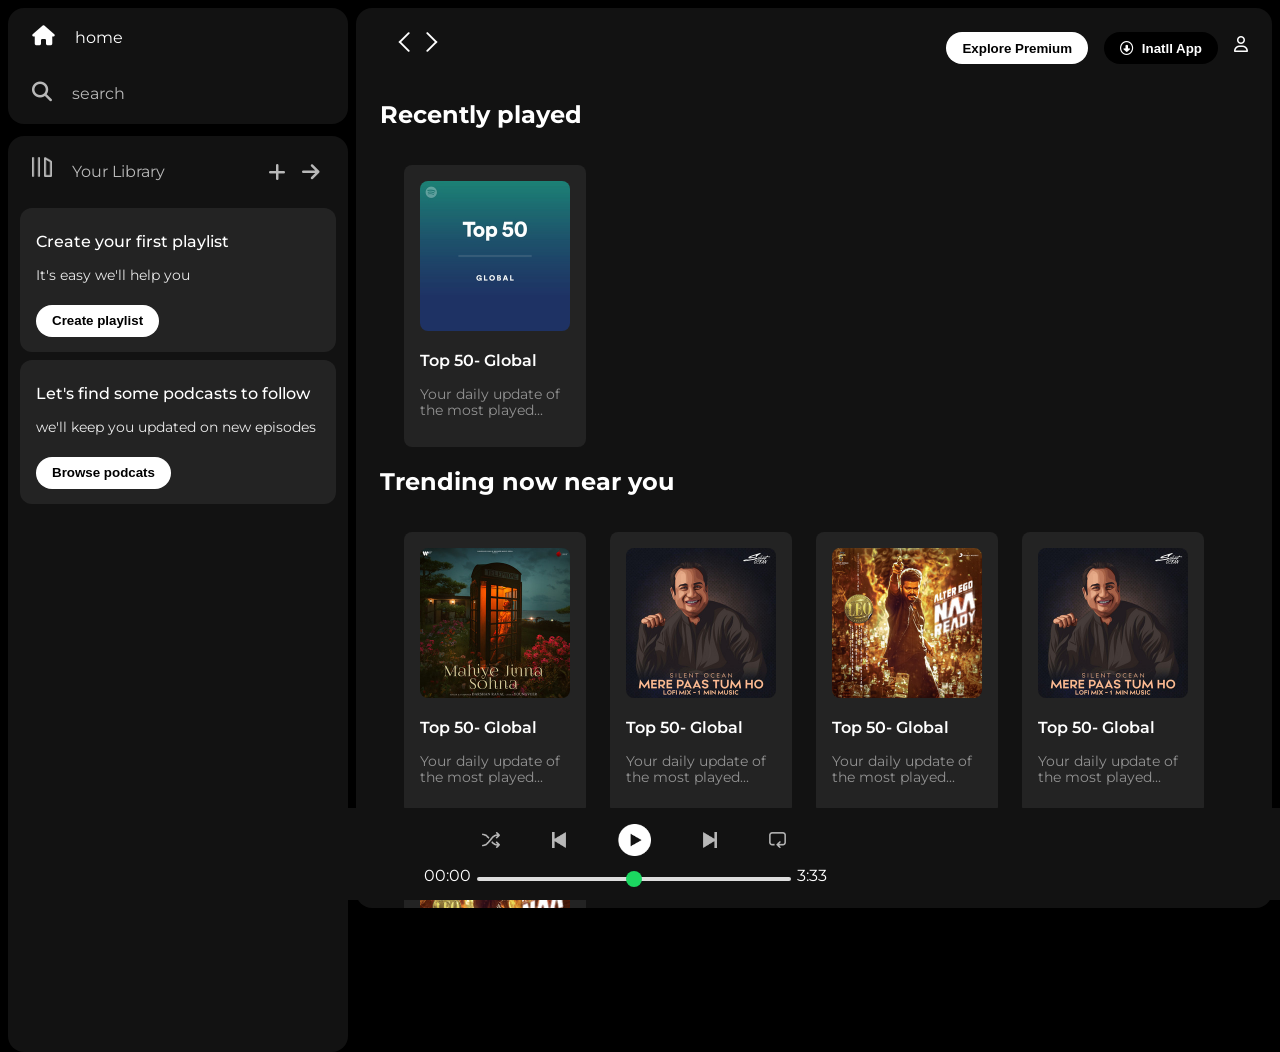
<file: index.html>
<!DOCTYPE html>
<html lang="en">
<head>
    <meta charset="UTF-8">
    <meta name="viewport" content="width=device-width, initial-scale=1.0">
   <link rel="stylesheet" href="https://cdnjs.cloudflare.com/ajax/libs/font-awesome/6.7.2/css/all.min.css" integrity="sha512-Evv84Mr4kqVGRNSgIGL/F/aIDqQb7xQ2vcrdIwxfjThSH8CSR7PBEakCr51Ck+w+/U6swU2Im1vVX0SVk9ABhg==" crossorigin="anonymous" referrerpolicy="no-referrer" />
    <link rel="icon" href="logo.png" >
    <link rel="stylesheet" href="style.css">
   <title>Spotify - Web Player: Music for everyone</title>
   <link rel="preconnect" href="https://fonts.googleapis.com">
<link rel="preconnect" href="https://fonts.gstatic.com" crossorigin>
<link href="https://fonts.googleapis.com/css2?family=Montserrat:ital,wght@0,100..900;1,100..900&display=swap" rel="stylesheet">
</head>
<body>
 <div class="main">
    <div class="sidebar">
        <div class="nav">
            <div class="nav-option" style="opacity:1;">
                <i class="fa-solid fa-house"></i>
                <a href="#">home</a>
            </div>
           <div class="nav-option">
                <i class="fa-solid fa-magnifying-glass"></i>
                <a href="#">search</a>
            </div>
        </div>
        <div class="library">
            <div class="options">
                <div class="lib-option nav-option" ">
                <img src="library_icon.png">
                <a href="#">Your Library</a>
                </div>
                <div class="icons">
                 <i class="fa-solid fa-plus"></i>
               <i class="fa-solid fa-arrow-right"></i>
            </div>
         </div>
    
            <div class="lib-box">
                <div class="box">
                    <p class="box-p1">Create your first playlist</p>
                    <p class="box-p2">It's easy we'll help you </p>
                    <button class="badge"> Create playlist</button>
                </div>
                 <div class="box">
                    <p class="box-p1">Let's find some podcasts to follow</p>
                    <p class="box-p2">we'll keep you updated on new episodes </p>
                    <button class="badge">Browse podcats </button>
                </div>
            </div>
        </div>
    </div>
    <div class="main-content">
        <div class="sticky-nav">
          <div class="sticky-nav-icons">
            <img src="backward_icon.png">
            <img src="forward_icon.png" class="hide">
        </div>  
        <div class="sticky-nav-options">
            <button class="badge nav-item hide"> Explore Premium</button>
            <button class="badge nav-item dark-badge"><i class="fa-regular fa-circle-down" style="margin-right: 5px;"></i> Inatll App</button>
            <i class="fa-regular fa-user"></i>
        </div>

    </div>

        <h2>Recently played</h2>
        <div class="cards-containor">
            <div class="card">
                 <img src="card1img.jpeg" class="card-img">
                 <p class="card-title">Top 50- Global</p>
                 <p class="card-info">Your daily update of the most played...</p>
            </div>
         </div> 

        <h2>Trending now near you</h2>
        <div class="cards-containor">
            <div class="card">
                 <img src="card2img.jpeg" class="card-img">
                 <p class="card-title">Top 50- Global</p>
                 <p class="card-info">Your daily update of the most played...</p>
            </div>
         
            <div class="card">
                 <img src="card3img.jpeg" class="card-img">
                 <p class="card-title">Top 50- Global</p>
                 <p class="card-info">Your daily update of the most played...</p>
            </div>
            <div class="card">
                 <img src="card4img.jpeg" class="card-img">
                 <p class="card-title">Top 50- Global</p>
                 <p class="card-info">Your daily update of the most played...</p>
            </div>
            <div class="card">
                 <img src="card3img.jpeg" class="card-img">
                 <p class="card-title">Top 50- Global</p>
                 <p class="card-info">Your daily update of the most played...</p>
            </div>
            <div class="card">
                 <img src="card4img.jpeg" class="card-img">
                 <p class="card-title">Top 50- Global</p>
                 <p class="card-info">Your daily update of the most played...</p>
            </div>
       </div> 
         
        <h2>Featured Charts</h2>
        <div class="cards-containor">
            <div class="card">
                 <img src="card5img.jpeg" class="card-img">
                 <p class="card-title">Top 50- Global</p>
                 <p class="card-info">Your daily update of the most played...</p>
            </div>
             <div class="card">
                 <img src="card6img.jpeg" class="card-img">
                 <p class="card-title">Top songs-India</p>
                 <p class="card-info">Your daily update of the most played...</p>
            </div>
             <div class="card">
                 <img src="card1img.jpeg" class="card-img">
                 <p class="card-title">Top 50- Global</p>
                 <p class="card-info">Your daily update of the most played...</p>
            </div>
         </div>  
         <div class="footer">
            <div class="line"></div>
         </div>
    </div>
    <div class="music-player">
        <div class="album"></div>
        <div class="player">
            <div class="player-controls">
                <img src="player_icon1.png" class="player-control-icon">
                <img src="player_icon2.png" class="player-control-icon">
                <img src="player_icon3.png" class="player-control-icon" style="opacity: 1; height: 2rem;">
                <img src="player_icon4.png" class="player-control-icon">
                <img src="player_icon5.png" class="player-control-icon">
            </div>
            <div class="progress-bar">
                <span class="curr-time">00:00</span>
                <input type="range" min="0" max="100" class="progress-bar" step="1" >
                <span class="total-time">3:33</span>
            </div>
        </div>
    
        <div class="controls"></div>
        </div>
 </div>   
</body>
</html>
</file>
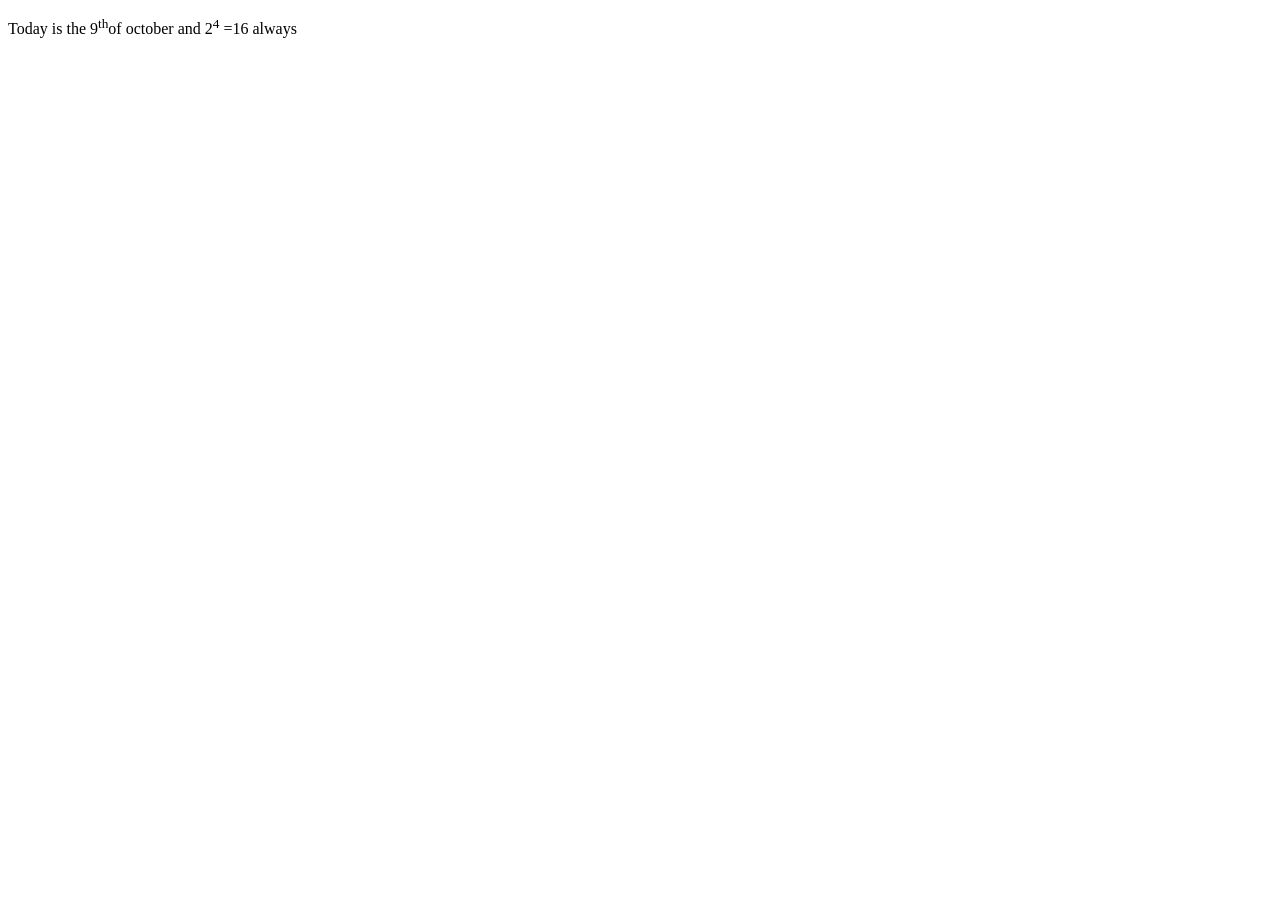
<file: code/emmetcode.html>
<!DOCTYPE html>
<html lang="en">
<head>
    <meta charset="UTF-8">
    <meta name="viewport" content="width=device-width, initial-scale=1.0">
    <title>Document</title>
</head>
<body>
    <p>Today is the 9<sup>th</sup>of october and 2<sup>4</sup>
    =16 always</p>
    
</body>
</html>
</file>
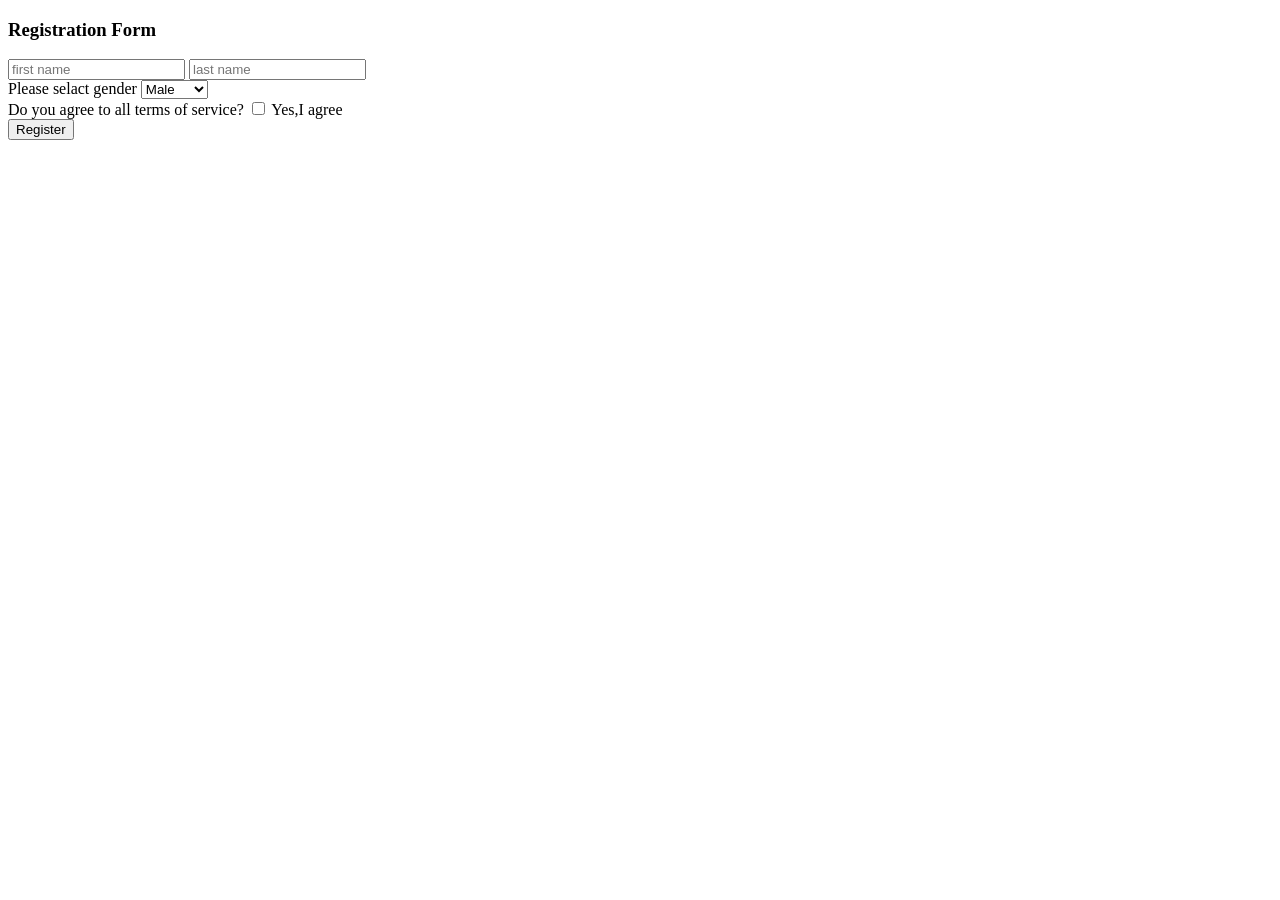
<file: code/level3(1).html>
<!DOCTYPE html>
<html lang="en">
<head>
    <meta charset="UTF-8">
    <meta name="viewport" content="width=device-width, initial-scale=1.0">
    <title>Document</title>
</head>
<body>
    <h3>Registration Form</h3>
    <form action="/action">
        <div>
            <input type="text" placeholder="first name" name="fname" required>
            <input type="text" placeholder="last name" name="fname" required>
        </div>
        <div>
            <label for="gender">Please selact gender</label>
            <select name="gender" id="gender">
                <option value="M">Male</option>
                <option value="F">Female</option>
                <option value="O">Other</option>
            </select>
        </div>
        <div>
          Do you agree to all terms of service?  
            <input type="checkbox" name="terms" id="terms" required>
            <label for="terms">Yes,I agree</label>
        </div>
        <button>Register</button>
    </form>
    
</body>
</html>
</file>
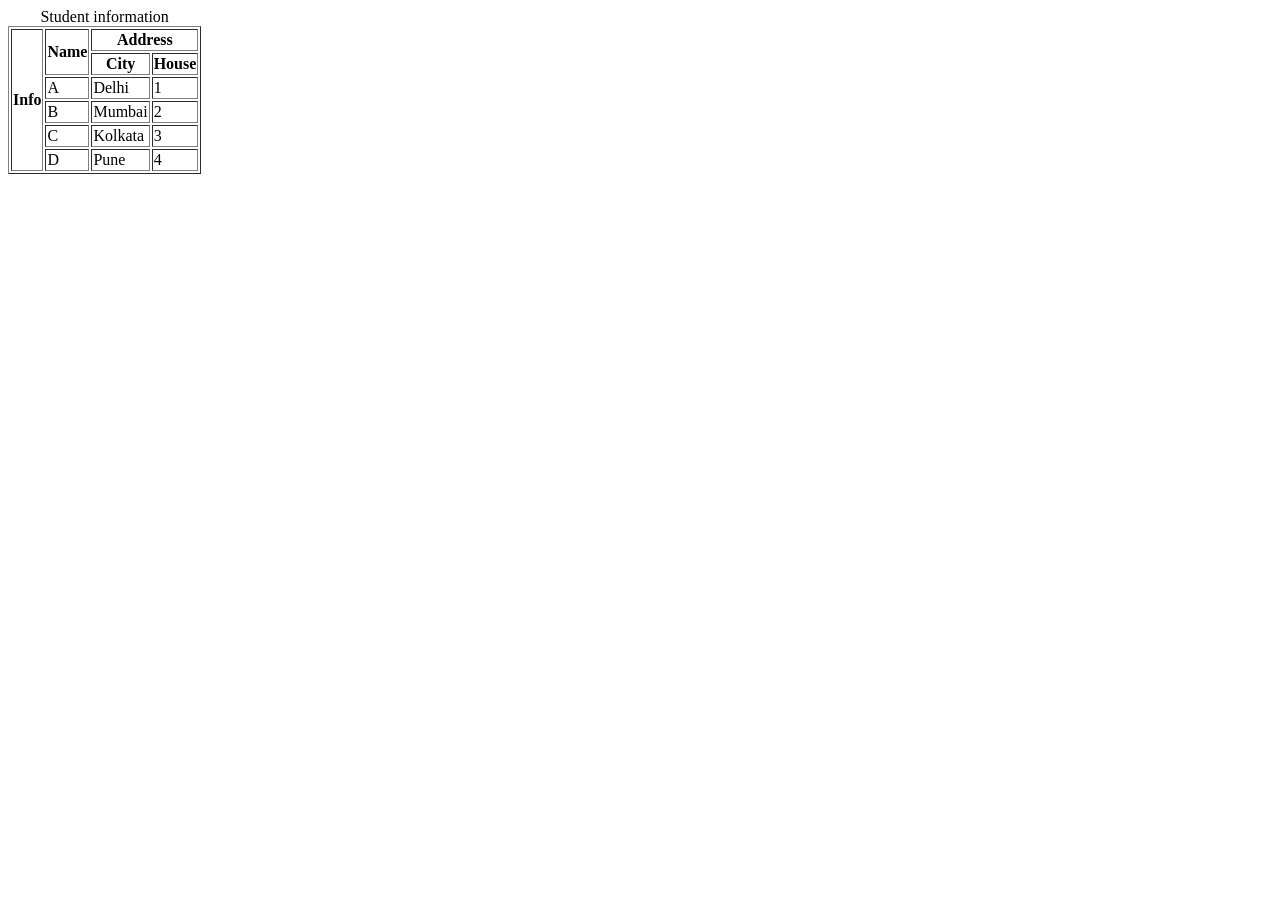
<file: code/level3(2).html>
<!DOCTYPE html>
<html lang="en">
<head>
    <meta charset="UTF-8">
    <meta name="viewport" content="width=device-width, initial-scale=1.0">
    <title>Practice Questions 1</title>
</head>
<body>
    <table border="black">
        <caption>
            Student information
        </caption>
        <tr>
            <th rowspan="6">Info</th>
            <th rowspan="2">Name</th>
            <th colspan="2">Address</th>
        </tr>
        <tr>
        <th>City</th>
        <th>House</th>
        </tr>
        <tr>
            <td>A</td>
            <td>Delhi</td>
            <td>1</td>
            </tr>
            <tr>
                <td>B</td>
                <td>Mumbai</td>
                <td>2</td>
            </tr>
            <tr>
                <td>C</td>
                <td>Kolkata</td>
                <td>3</td>
            </tr>
            <tr>
                <td>D</td>
                <td>Pune</td>
                <td>4</td>
            </tr>
    </table>
    
</body>
</html>
</file>
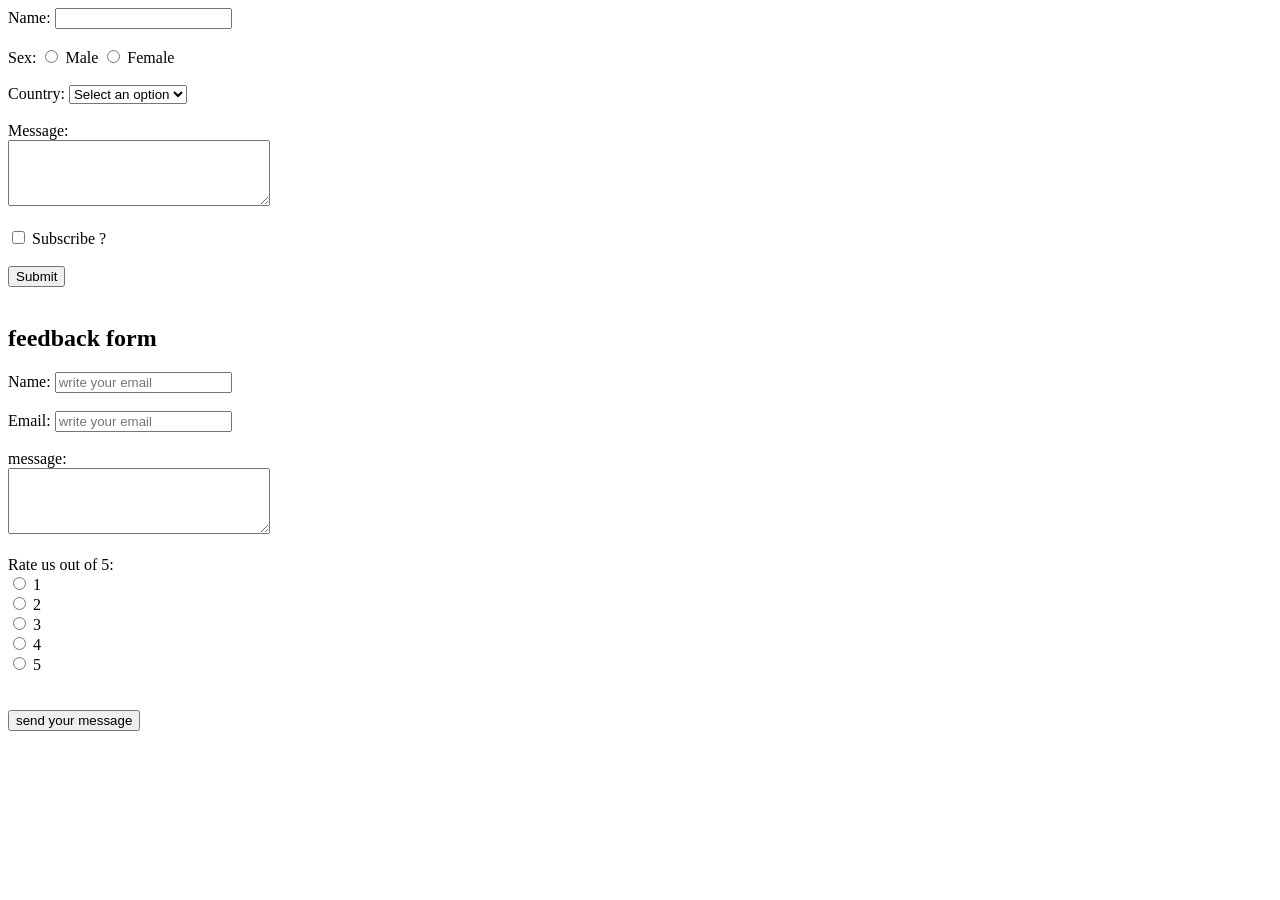
<file: code/level3(3).html>
<!DOCTYPE html>
<html lang="en">
<head>
    <meta charset="UTF-8">
    <meta name="viewport" content="width=device-width, initial-scale=1.0">
    <title>Practice question 2</title>
</head>
<body>
    <form action="/action">
        <label for="name">Name:</label>
        <input type="text" id="name" name="name" required>
        <br/><br/>

        <label for="sex">Sex:</label>
        <input type="radio" id="Male" name="sex" value="male"/>
        <label for="male">Male</label>
        <input type="radio" name="sex" id="female" value="female"/> 
        <label for="female">Female</label>
        <br/><br/>
        <label for="country">Country:</label>
        <select name="country" id="country">
            <option>Select an option</option>
            <option value="india">India</option>
            <option value="usa">USA</option>
            <option value="nepal">Nepal</option>
            <option value="canada">Canada</option>
    </select>
    <br/><br/>
        <label for="message">Message:</label><br/>
        <textarea name="message" id="message" cols="30" rows="4" ></textarea>
        <br/><br/>

        <input type="checkbox" id="newsletter" name="newsletter" required>
        <label for="newsletter">Subscribe ?</label>
        <br/><br/>
        <button>Submit</button>

      </form>
      &nbsp;
      &nbsp;
      &nbsp;
      &nbsp;
       

     <h2>feedback form</h2>
     <form action="/contact">
        <label for="name">Name: </label>
        <input type="text" id="name" name="name" placeholder="write your email" required>
    <br/><br/>
    <label for="email">Email: </label>
     <input type="email" id="email" name="email" placeholder="write your email"/>
    <br/><br/>
    <label for="message">message: </label><br/>
    <textarea name="message" id="message" cols="30" rows="4"></textarea>
    <br/><br/>
    <label for="rating">Rate us out of 5: </label>
    <br/>
    <input type="radio" id="one" name="rating" velue ="one"  />
    <label for="one">1</label>
    <br/>
    <input type="radio" id="two" name="rating" value="two"  />
    <label for="two">2</label>
    <br/>
    <input type="radio" id="three" name="rating" value="three"  />
    <label for="three">3</label>
    <br/>
    <input type="radio" id="four" name="rating" value="four"  />
    <label for="four">4</label>
    <br/>
    <input type="radio" id="five" name="rating" value="five"  />
    <label for="five">5</label><br/>
    <br/><br/>

    <button>send your message</button>


    </form>

    
</body>
</html>
</file>
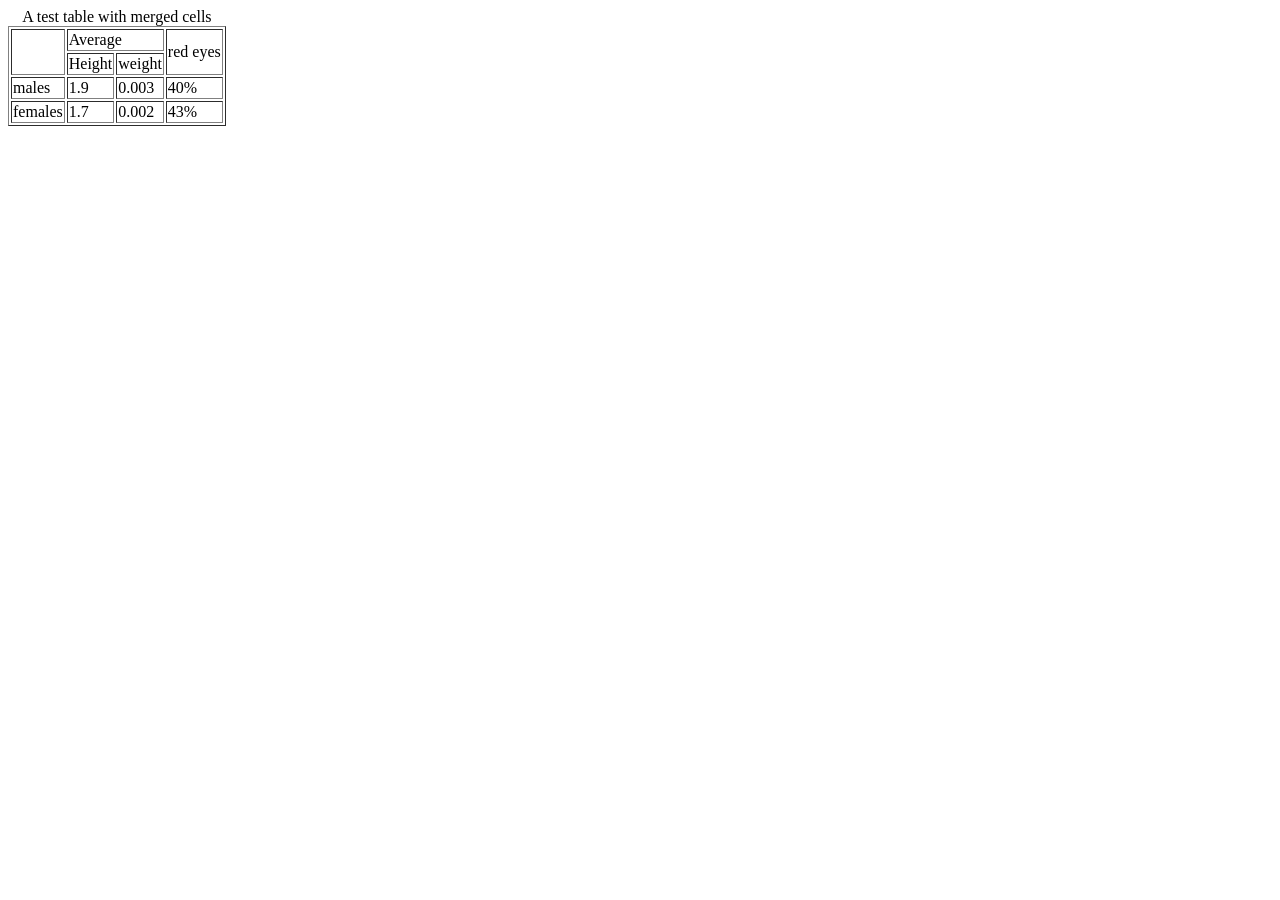
<file: code/newthings.html>
<!DOCTYPE html>
<html lang="en">
<head>
    <meta charset="UTF-8">
    <meta name="viewport" content="width=device-width, initial-scale=1.0">
    <title>HTML level 3</title>
</head>
<body>
    <table border="black">
        <caption>A test table with merged cells</caption>
        <tr>
            <td rowspan="2">   </td>
            <td colspan="2">Average</td>
            <td rowspan="2">red eyes</td>
        </tr>
        <tr>
            <td>Height</td>
            <td>weight</td>
        </tr>
        <tr>
            <td>males</td>
            <td>1.9</td>
            <td>0.003</td>
            <td>40%</td>
        </tr>
        <tr>
            <td>females</td>
            <td>1.7</td>
            <td>0.002</td>
            <td>43%</td>
        </tr>
    </table>
</body>
</html>
</file>
<file: style.css>
body{
    font-family: 'Montserrat', sans-serif;
    margin: 0%;
    background-color: black;
    color: white;
    overflow: hidden;
}

.main{
    display: flex;
    height: 100vh;
    padding: 0.5rem;
}

.sidebar {
    background-color: rgb(244, 87, 25);
    width: 340px;
    border-radius: 1rem;
    background-color: black;
    margin-right: 0.5rem;
}

.main-content {
    background-color: #121212; ;
    flex: 1;
    border-radius: 1rem;
    overflow: auto;
    padding:0 1.5rem 0 1.5rem; 
}

.music-player {
    background-color: black;
    position: fixed;
    bottom: 0px;
    width: 100%;
    height: 72px;
}

a {
    text-decoration: none;
    color: white;
}

.nav {
    background-color: #121212;
    border-radius: 1rem;
    display: flex;
    flex-direction: column;
    justify-content: center;
    height: 100px;
    padding: 0.5rem 0.75rem;
}

.nav-option{
   line-height: 2.5rem;
   opacity: 0.7;
   padding : 0.5rem 0.75rem;
}

.nav-option:hover {
    opacity: 1;
   }

.nav-option i {
    font-size: 1.25rem ;
}

.nav-option a{
    font-size: 1rem;
    margin-left: 1rem;
}

.library {
    background-color: #121212;
   border-radius: 1rem;
   height: 100%;
   margin-top: 0.75rem;
   padding : 0.5rem 0.75rem;
   
}

.options {
    display: flex;
   justify-content: space-between;
    align-items: center;

}

.lib-option img {
    width: 1.25rem;
    height: 1.25rem;
}

.icons {
    font-size: 1.25rem;
    display: flex;
    
}

.icons i {
    margin-right: 1rem;
    opacity: 0.7;
}

.icons i:hover {
    opacity: 1;
}

.box {
    background-color: #232323;
    height: 8rem;
    border-radius: 0.75rem;
    margin: 0.5rem 0 0.5rem 0 ;
    padding: 0.5rem 1rem ;
}

.box-p1 {
    font-size: 1rem;
    font-weight: 500;
    
}

.box-p2 {
    font-size: 0.85rem;
    opacity: 0.9;
}

.badge {
    background-color: white;
    color: black;
    padding: 0.25rem 1rem;
    border-radius: 100px;
    font-weight: 700;
    border: none;
    cursor: pointer;
    margin-top: 0.5rem;
    width: fit-content;
    height: 2rem;
}

.sticky-nav {
    position: sticky;
    top: 0;
    background-color: #121212;
    display: flex;
    justify-content: space-between ;
    align-items: center;
    padding: 1rem 0 1rem 0;
    z-index: 10;
}

.sticky-nav-icons {
    margin-left: 0.75rem;
}

.sticky-nav-options {
    display: flex;
    justify-content: center;
    align-items: center;
}

.sticky-nav-options button {
    margin-right: 1rem;
}

.dark-badge {
    background-color: black;
    color: white
}

@media (max-width:1000px){
    .hide {
        display: none;
    }
}

.card {
    background-color: #232323;
    border-radius: 0.5rem;
     width: 150px;
     padding: 1rem;
     margin-left: 1.5rem;
     margin-top: 1rem;
}

.cards-containor {
    display: flex;
    flex-wrap: wrap;
}

.card-img {
    width: 100%;
    border-radius: 0.5rem;
}

.card-title {
    font-weight: 600;
}

.card-info{
    font-size: 0.85rem;
    opacity: 0.5;
}

.footer {
    height:300px ;
    display: flex;
    align-items: center;
    justify-content: center;
}

.line {
    width: 90%;
    height: 30%;
    border-top: 1px solid white;
    opacity: 0.4;
}

.album {
    width: 25%;
}

.player {
    width: 50%;
    display: flex;
    align-items: center;
    flex-direction: column;
}

.controls {
    width: 25%;
}

.music-player {
    display: flex;
    align-items: center;
    width:100%;
    padding: 10px 0;
    background-color: #121212;
}

.player-controls {
    display: flex;
    justify-content: center;
    align-items: center;
    gap: 1.5rem;
    margin-bottom: 10px;
}

.player-control-icon {
    height: 1rem;
    margin-right: 1.75rem;
    opacity: 0.7;
    transition: opacity 0.3s ease;
}
.player-control-icon:hover {
    opacity: 1;
}

.playback-bar {
    display: flex;
    align-items: center;
    justify-content: center;
}

.progress-bar {
 width:70%;   
 appearance: none;
 background-color: transparent;
 cursor: pointer;
}

.progress-bar::-webkit-slider-runnable-track{
    width: 100%;
    height: 0.2rem;
    background: #ddd;
    border-radius: 100px;
}

.progress-bar::-webkit-slider-thumb {
    -webkit-appearance: none;
    width: 1rem;
    height: 1rem;
    border-radius: 50%;
    background: #1bd760;
    cursor: pointer;
    margin-top: -6px;
}
</file>
